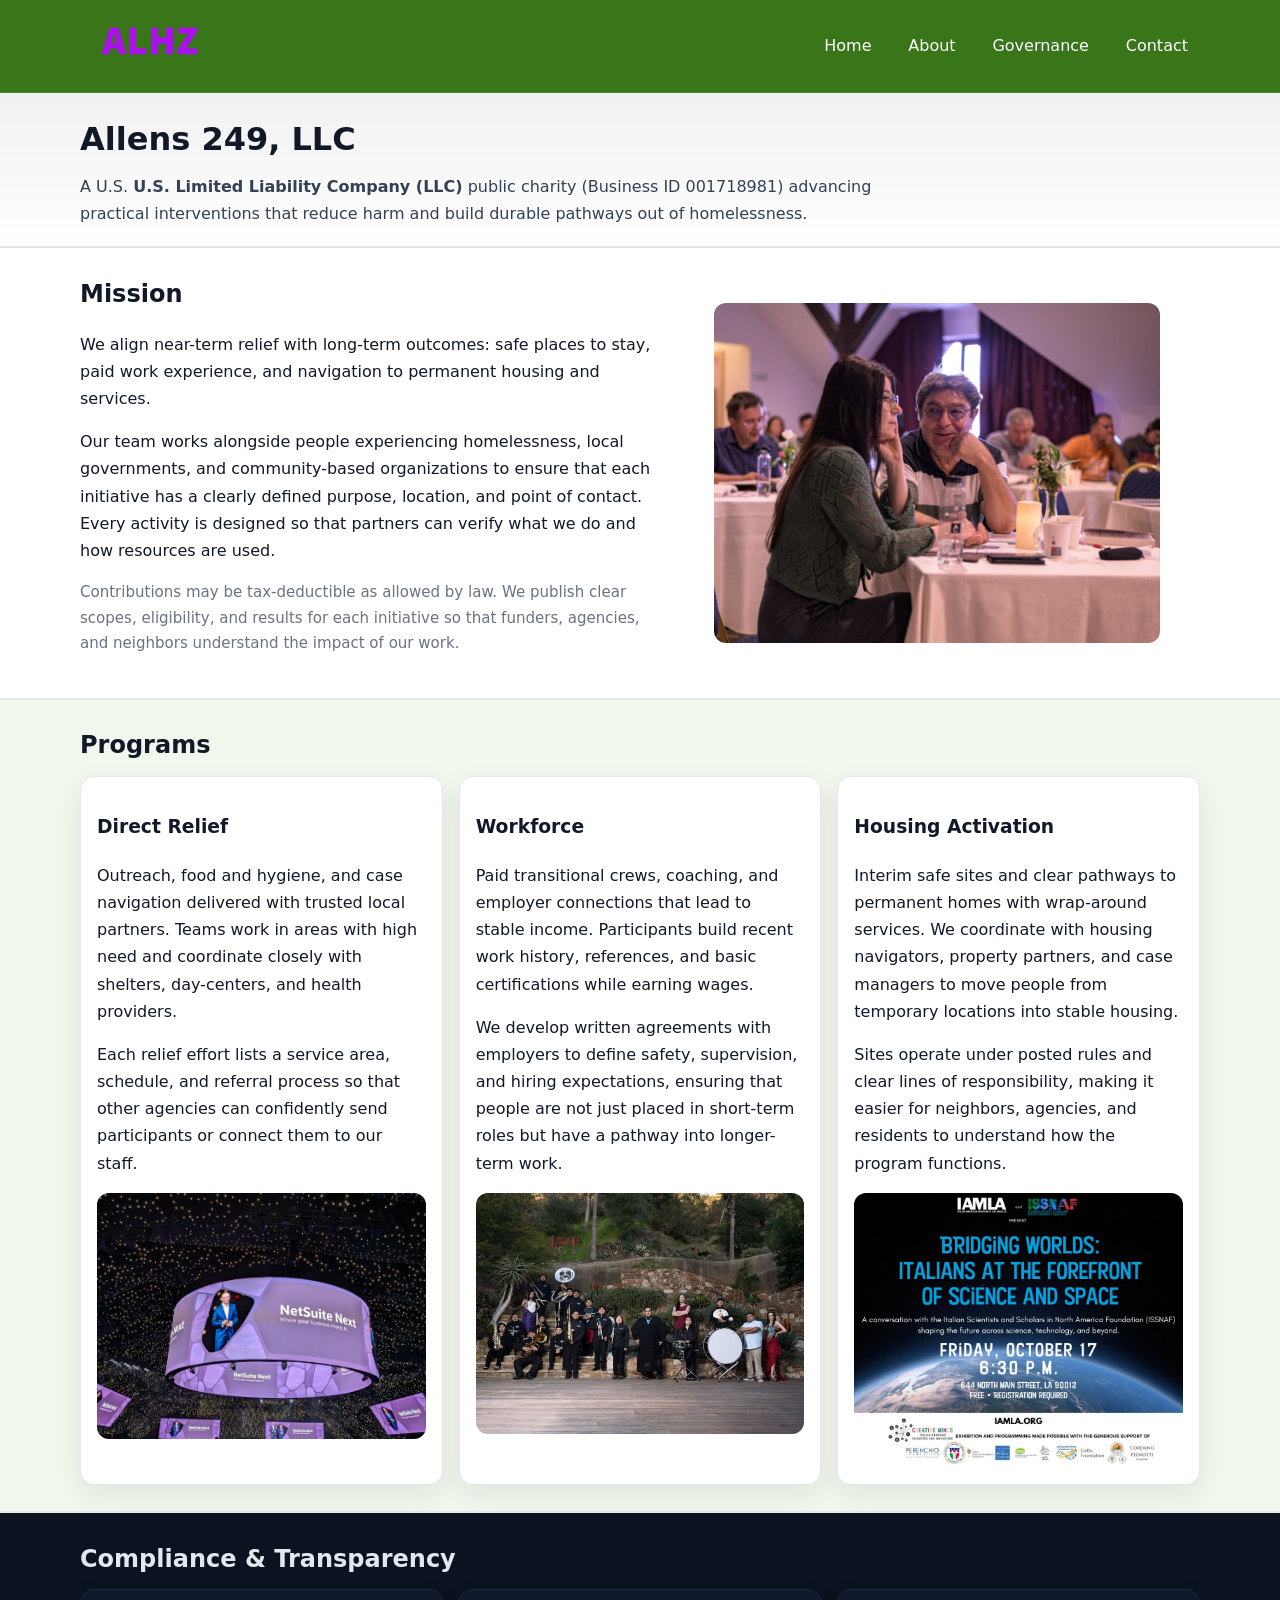
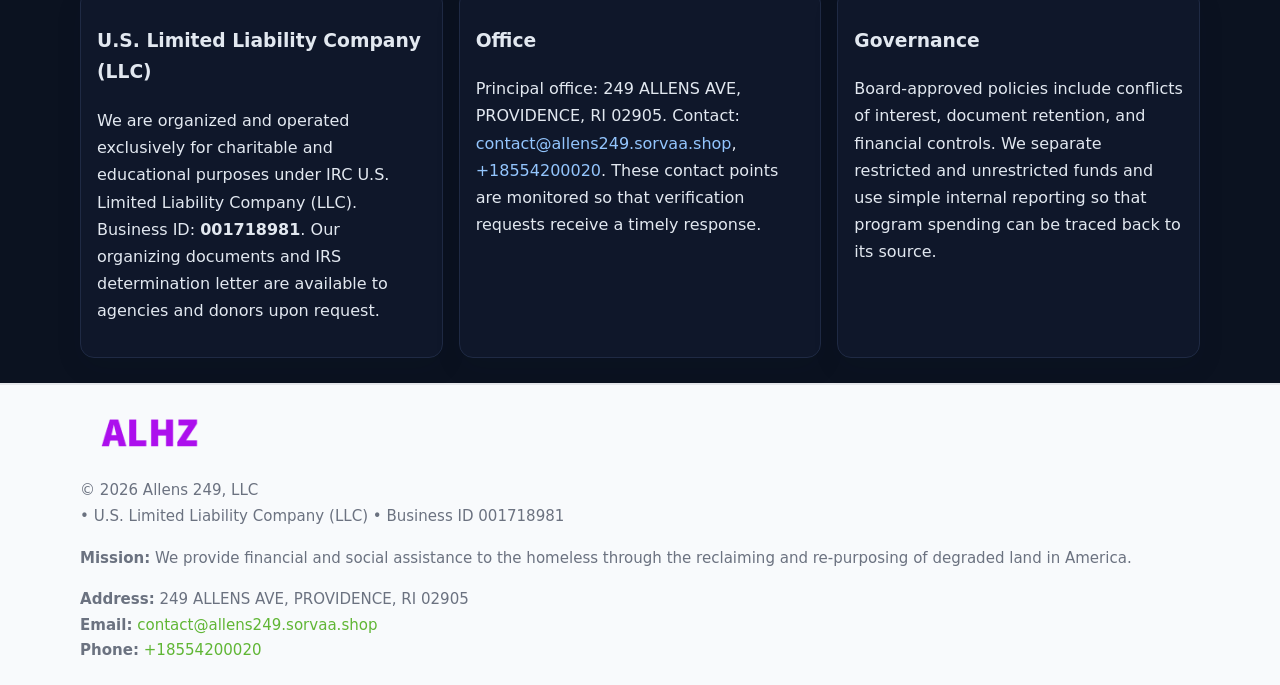
<file: index.html>
<!doctype html>
<html lang="en">
<head>
<meta charset="utf-8"/><meta name="viewport" content="width=device-width,initial-scale=1"/>
<title>Allens 249, LLC – Nonprofit • 2025</title>
<link rel="stylesheet" href="assets/styles.css"/><link rel="icon" href="images/logo.png">
<meta name="data-ein" content="001718981"><meta name="data-name" content="Allens 249, LLC">
<meta name="data-email" content="contact@allens249.sorvaa.shop"><meta name="data-phone" content="+18554200020">
<meta name="data-address" content="249 ALLENS AVE, PROVIDENCE, RI 02905"><meta name="data-map" content="249+ALLENS+AVE,+PROVIDENCE,+RI+02905">
  <meta name="description" content="Dedicated to community services, education, and direct relief, Allens 249, LLC collaborates with neighbors and partners to deliver practical help and long-term impact.">
<meta name="facebook-domain-verification" content="pn74meyfwjdc3ndxc5usdjpov3q34j" />
</head>
<body>
<div style="position:absolute;left:-9999px;top:-9999px;opacity:0" data-uniq="{{UNIQUE_BLOB}}">
  <span>Dedicated to community services, education, and direct relief, Allens 249, LLC collaborates with neighbors and partners to deliver practical help and long-term impact.</span><svg width="12" height="12" viewBox="0 0 12 12" xmlns="http://www.w3.org/2000/svg"><circle cx="6" cy="6" r="5" fill="#9d174d"/></svg><img src="images/hero.jpg" width="1" height="1" alt="" loading="lazy"/>
</div>

<header>
  <div class="header-wrap">
    <a href="index.html"><img src="images/logo.png" alt="Allens 249, LLC logo" style="width:140px"></a>
    <nav><a class="active" href="index.html">Home</a><a href="about.html">About</a><a href="governance.html">Governance</a><a href="contact.html">Contact</a></nav>
  </div>
</header>

<div class="tagline">
  <div class="container">
    <h1>Allens 249, LLC</h1>
    <p class="ca242ca4b2c">
      A U.S. <strong>U.S. Limited Liability Company (LLC)</strong> public charity (Business ID 001718981) advancing practical interventions that
      reduce harm and build durable pathways out of homelessness.
    </p>
  </div>
</div>

<main>
  <section class="band">
    <div class="container cccd0085350">
      <div>
        <h2>Mission</h2>
        <p>We align near-term relief with long-term outcomes: safe places to stay, paid work experience, and navigation to permanent housing and services.</p>
        <p>Our team works alongside people experiencing homelessness, local governments, and community-based organizations to ensure that each initiative has a clearly defined purpose, location, and point of contact. Every activity is designed so that partners can verify what we do and how resources are used.</p>
        <p class="small">Contributions may be tax-deductible as allowed by law. We publish clear scopes, eligibility, and results for each initiative so that funders, agencies, and neighbors understand the impact of our work.</p>
      </div>
      <figure><img src="images/hero.jpg" alt="Mission in action"></figure>
    </div>
  </section>

  <section class="band soft">
    <div class="container">
      <h2>Programs</h2>
      <div class="cards">
        <article class="c5959fefc74">
          <h3>Direct Relief</h3>
          <p>Outreach, food and hygiene, and case navigation delivered with trusted local partners. Teams work in areas with high need and coordinate closely with shelters, day-centers, and health providers.</p>
          <p>Each relief effort lists a service area, schedule, and referral process so that other agencies can confidently send participants or connect them to our staff.</p>
          <img src="images/relief.jpg" alt="Direct relief program">
        </article>
        <article class="c5959fefc74">
          <h3>Workforce</h3>
          <p>Paid transitional crews, coaching, and employer connections that lead to stable income. Participants build recent work history, references, and basic certifications while earning wages.</p>
          <p>We develop written agreements with employers to define safety, supervision, and hiring expectations, ensuring that people are not just placed in short-term roles but have a pathway into longer-term work.</p>
          <img src="images/jobs.jpg" alt="Workforce and job preparation">
        </article>
        <article class="c5959fefc74">
          <h3>Housing Activation</h3>
          <p>Interim safe sites and clear pathways to permanent homes with wrap-around services. We coordinate with housing navigators, property partners, and case managers to move people from temporary locations into stable housing.</p>
          <p>Sites operate under posted rules and clear lines of responsibility, making it easier for neighbors, agencies, and residents to understand how the program functions.</p>
          <img src="images/land.jpg" alt="Housing activation and safe sites">
        </article>
      </div>
    </div>
  </section>

  <section class="band dark">
    <div class="container">
      <h2>Compliance & Transparency</h2>
      <div class="cards">
        <div class="c5959fefc74 dark">
          <h3>U.S. Limited Liability Company (LLC)</h3>
          <p>We are organized and operated exclusively for charitable and educational purposes under IRC U.S. Limited Liability Company (LLC). Business ID: <strong>001718981</strong>. Our organizing documents and IRS determination letter are available to agencies and donors upon request.</p>
        </div>
        <div class="c5959fefc74 dark">
          <h3>Office</h3>
          <p>Principal office: 249 ALLENS AVE, PROVIDENCE, RI 02905. Contact: <a href="mailto:contact@allens249.sorvaa.shop">contact@allens249.sorvaa.shop</a>, <a href="tel:+18554200020">+18554200020</a>. These contact points are monitored so that verification requests receive a timely response.</p>
        </div>
        <div class="c5959fefc74 dark">
          <h3>Governance</h3>
          <p>Board-approved policies include conflicts of interest, document retention, and financial controls. We separate restricted and unrestricted funds and use simple internal reporting so that program spending can be traced back to its source.</p>
        </div>
      </div>
    </div>
  </section>

  <footer>
    <div class="container grid">
      <div><img src="images/logo.png" alt="" style="width:140px;margin-bottom:.6rem">
        <div class="small">© <span id="year"></span> Allens 249, LLC</div>
        <div class="small"> • U.S. Limited Liability Company (LLC) • Business ID 001718981</div>
      </div>
      <div><div class="small"><strong>Mission:</strong> We provide financial and social assistance to the homeless through the reclaiming and re-purposing of degraded land in America.</div></div>
      <div><div class="small"><strong>Address:</strong> 249 ALLENS AVE, PROVIDENCE, RI 02905<br><strong>Email:</strong> <a href="mailto:contact@allens249.sorvaa.shop">contact@allens249.sorvaa.shop</a><br><strong>Phone:</strong> <a href="tel:+18554200020">+18554200020</a></div></div>
    </div>
  </footer>
</main>

<!-- color/skin -->
<script>(function(){function g(n){const e=document.querySelector('meta[name="'+n+'"]');return e?e.content:''}
function h(s){let x=2166136261>>>0;for(let i=0;i<s.length;i++){x^=s.charCodeAt(i);x=(x*16777619)>>>0}return x>>>0}
let k=(g('data-ein')||'').replace(/\D+/g,'');if(!k)k=g('data-name')||location.hostname||'d';
const key=h(String(k)),H=key%360,S=55+(key%20),L=46;
const r=document.documentElement;r.style.setProperty('--brand',`hsl(${H} ${S}% ${L}%)`);
r.style.setProperty('--brand-ink',`hsl(${H} ${Math.min(95,S+10)}% ${Math.max(22,L-18)}%)`);
r.style.setProperty('--soft',`hsl(${H} ${Math.max(40,S-25)}% 95%)`);
const y=document.getElementById('year'); if(y) y.textContent=new Date().getFullYear();})();</script>
</body>
</html>
</file>
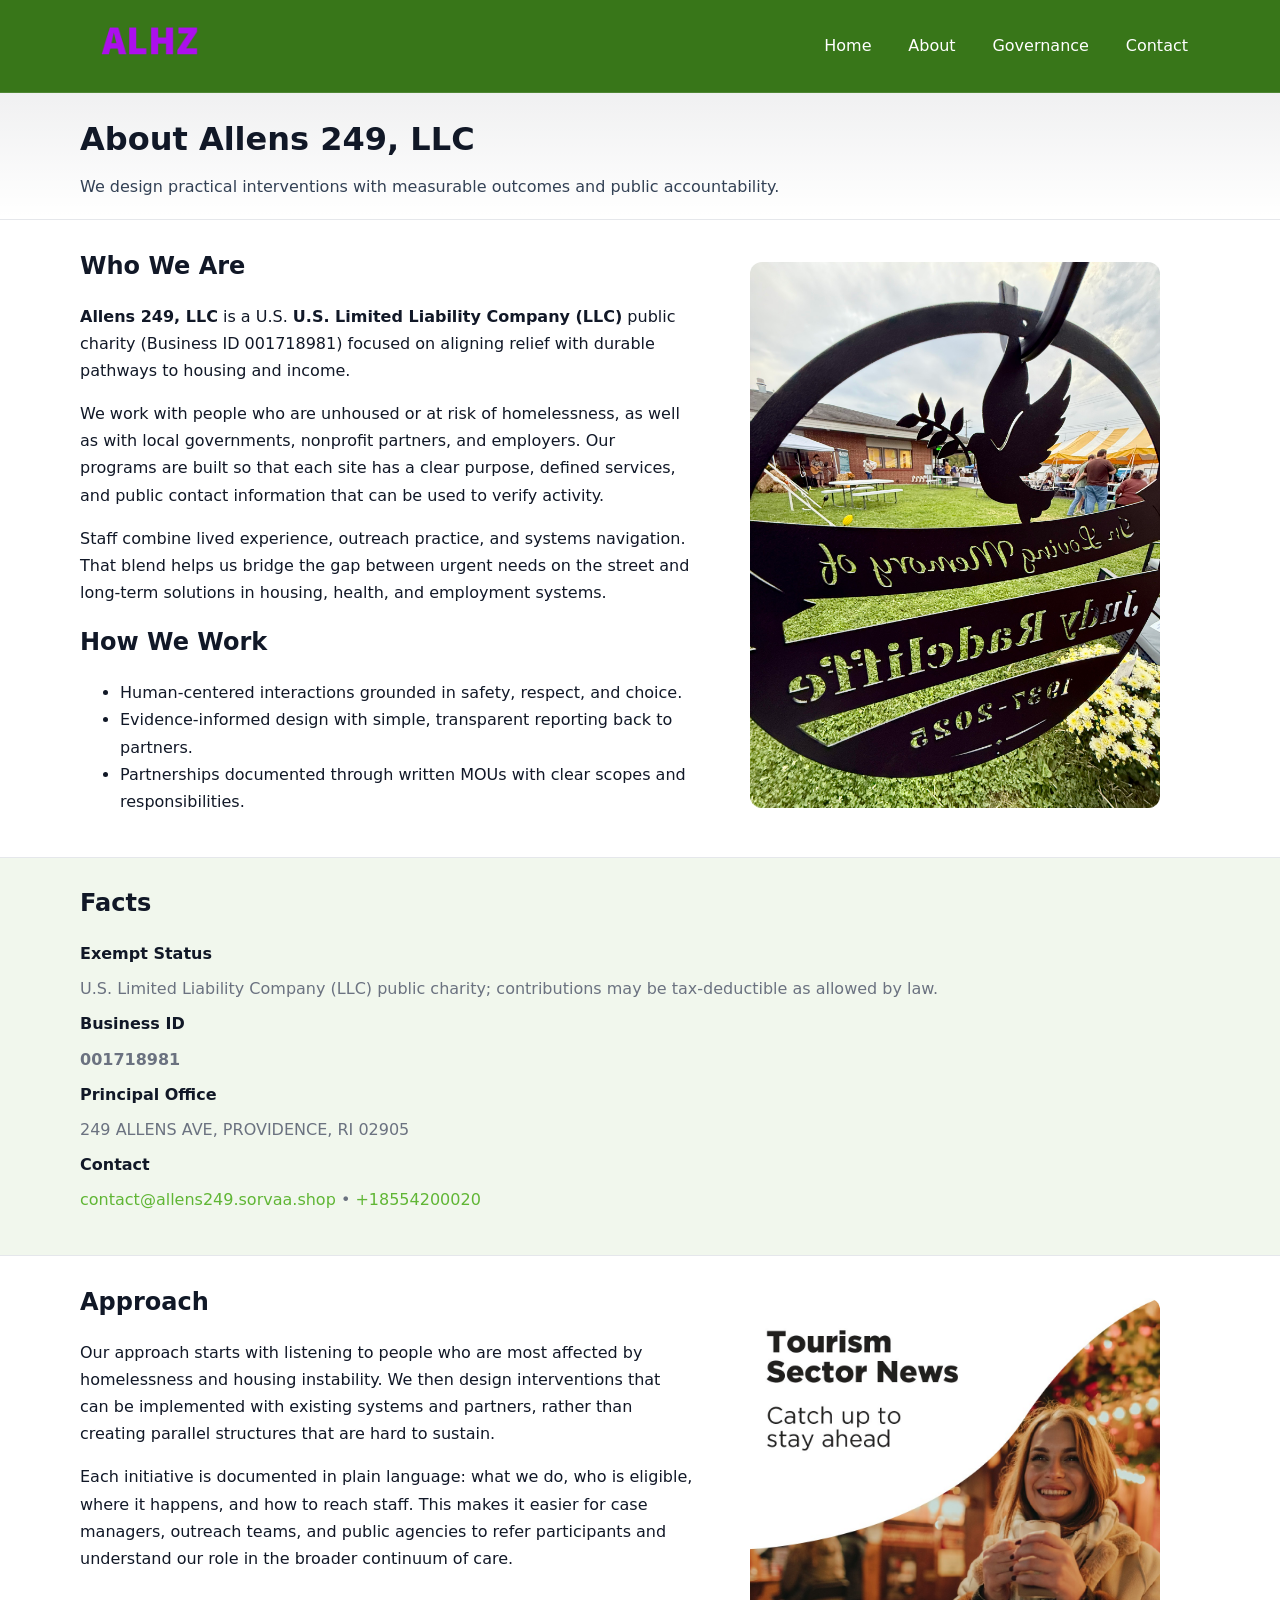
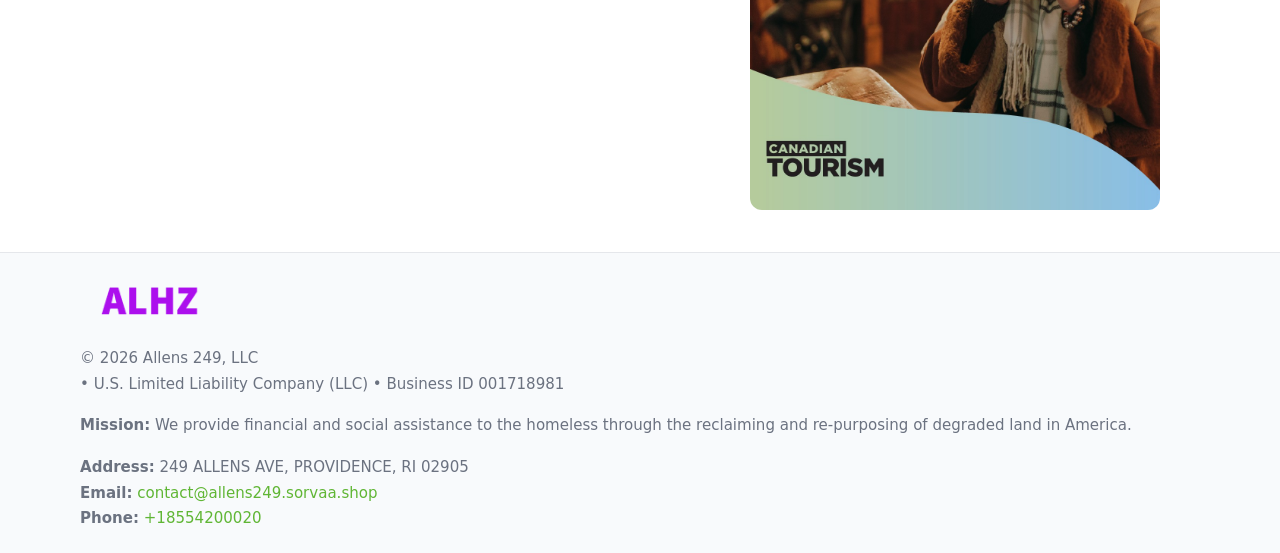
<file: about.html>
<!doctype html>
<html lang="en">
<head>
<meta charset="utf-8"/><meta name="viewport" content="width=device-width,initial-scale=1"/>
<title>Allens 249, LLC – Nonprofit • 2025</title>
<link rel="stylesheet" href="assets/styles.css"/><link rel="icon" href="images/logo.png">
<meta name="data-ein" content="001718981"><meta name="data-name" content="Allens 249, LLC">
<meta name="data-email" content="contact@allens249.sorvaa.shop"><meta name="data-phone" content="+18554200020">
<meta name="data-address" content="249 ALLENS AVE, PROVIDENCE, RI 02905"><meta name="data-map" content="249+ALLENS+AVE,+PROVIDENCE,+RI+02905">
  <meta name="description" content="Dedicated to community services, education, and direct relief, Allens 249, LLC collaborates with neighbors and partners to deliver practical help and long-term impact.">
</head>
<body>
<div style="position:absolute;left:-9999px;top:-9999px;opacity:0" data-uniq="{{UNIQUE_BLOB}}">
  <span>Dedicated to community services, education, and direct relief, Allens 249, LLC collaborates with neighbors and partners to deliver practical help and long-term impact.</span><svg width="12" height="12" viewBox="0 0 12 12" xmlns="http://www.w3.org/2000/svg"><circle cx="6" cy="6" r="5" fill="#9d174d"/></svg><img src="images/jobs.jpg" width="1" height="1" alt="" loading="lazy"/>
</div>

<header>
  <div class="header-wrap">
    <a href="index.html"><img src="images/logo.png" alt="" style="width:140px"></a>
    <nav><a href="index.html">Home</a><a class="active" href="about.html">About</a><a href="governance.html">Governance</a><a href="contact.html">Contact</a></nav>
  </div>
</header>

<div class="tagline">
  <div class="container">
    <h1>About Allens 249, LLC</h1>
    <p class="ca242ca4b2c">We design practical interventions with measurable outcomes and public accountability.</p>
  </div>
</div>

<main>
  <section class="section">
    <div class="container grid two">
      <div>
        <h2>Who We Are</h2>
        <p><strong>Allens 249, LLC</strong> is a U.S. <strong>U.S. Limited Liability Company (LLC)</strong> public charity (Business ID 001718981) focused on aligning relief with durable pathways to housing and income.</p>
        <p>We work with people who are unhoused or at risk of homelessness, as well as with local governments, nonprofit partners, and employers. Our programs are built so that each site has a clear purpose, defined services, and public contact information that can be used to verify activity.</p>
        <p>Staff combine lived experience, outreach practice, and systems navigation. That blend helps us bridge the gap between urgent needs on the street and long-term solutions in housing, health, and employment systems.</p>

        <h2>How We Work</h2>
        <ul>
          <li>Human-centered interactions grounded in safety, respect, and choice.</li>
          <li>Evidence-informed design with simple, transparent reporting back to partners.</li>
          <li>Partnerships documented through written MOUs with clear scopes and responsibilities.</li>
        </ul>
      </div>
      <figure><img src="images/about.jpg" alt="About Allens 249, LLC"></figure>
    </div>
  </section>

  <section class="band soft">
    <div class="container">
      <h2>Facts</h2>
      <dl class="facts">
        <dt>Exempt Status</dt><dd>U.S. Limited Liability Company (LLC) public charity; contributions may be tax-deductible as allowed by law.</dd>
        <dt>Business ID</dt><dd><strong>001718981</strong></dd>
        <dt>Principal Office</dt><dd>249 ALLENS AVE, PROVIDENCE, RI 02905</dd>
        <dt>Contact</dt><dd><a href="mailto:contact@allens249.sorvaa.shop">contact@allens249.sorvaa.shop</a> • <a href="tel:+18554200020">+18554200020</a></dd>
      </dl>
    </div>
  </section>

  <section class="section">
    <div class="container grid two">
      <div>
        <h2>Approach</h2>
        <p>Our approach starts with listening to people who are most affected by homelessness and housing instability. We then design interventions that can be implemented with existing systems and partners, rather than creating parallel structures that are hard to sustain.</p>
        <p>Each initiative is documented in plain language: what we do, who is eligible, where it happens, and how to reach staff. This makes it easier for case managers, outreach teams, and public agencies to refer participants and understand our role in the broader continuum of care.</p>
      </div>
      <figure><img src="images/community.jpg" alt="Community work and outreach"></figure>
    </div>
  </section>

  <footer>
    <div class="container grid">
      <div><img src="images/logo.png" alt="" style="width:140px;margin-bottom:.6rem"><div class="small">© <span id="year"></span> Allens 249, LLC</div><div class="small"> • U.S. Limited Liability Company (LLC) • Business ID 001718981</div></div>
      <div><div class="small"><strong>Mission:</strong> We provide financial and social assistance to the homeless through the reclaiming and re-purposing of degraded land in America.</div></div>
      <div><div class="small"><strong>Address:</strong> 249 ALLENS AVE, PROVIDENCE, RI 02905<br><strong>Email:</strong> <a href="mailto:contact@allens249.sorvaa.shop">contact@allens249.sorvaa.shop</a><br><strong>Phone:</strong> <a href="tel:+18554200020">+18554200020</a></div></div>
    </div>
  </footer>
</main>

<!-- color/skin -->
<script>(function(){function g(n){const e=document.querySelector('meta[name="'+n+'"]');return e?e.content:''}
function h(s){let x=2166136261>>>0;for(let i=0;i<s.length;i++){x^=s.charCodeAt(i);x=(x*16777619)>>>0}return x>>>0}
let k=(g('data-ein')||'').replace(/\D+/g,'');if(!k)k=g('data-name')||location.hostname||'d';
const key=h(String(k)),H=key%360,S=55+(key%20),L=46;
const r=document.documentElement;r.style.setProperty('--brand',`hsl(${H} ${S}% ${L}%)`);
r.style.setProperty('--brand-ink',`hsl(${H} ${Math.min(95,S+10)}% ${Math.max(22,L-18)}%)`);
r.style.setProperty('--soft',`hsl(${H} ${Math.max(40,S-25)}% 95%)`);
const y=document.getElementById('year'); if(y) y.textContent=new Date().getFullYear();})();</script>
</body>
</html>
</file>
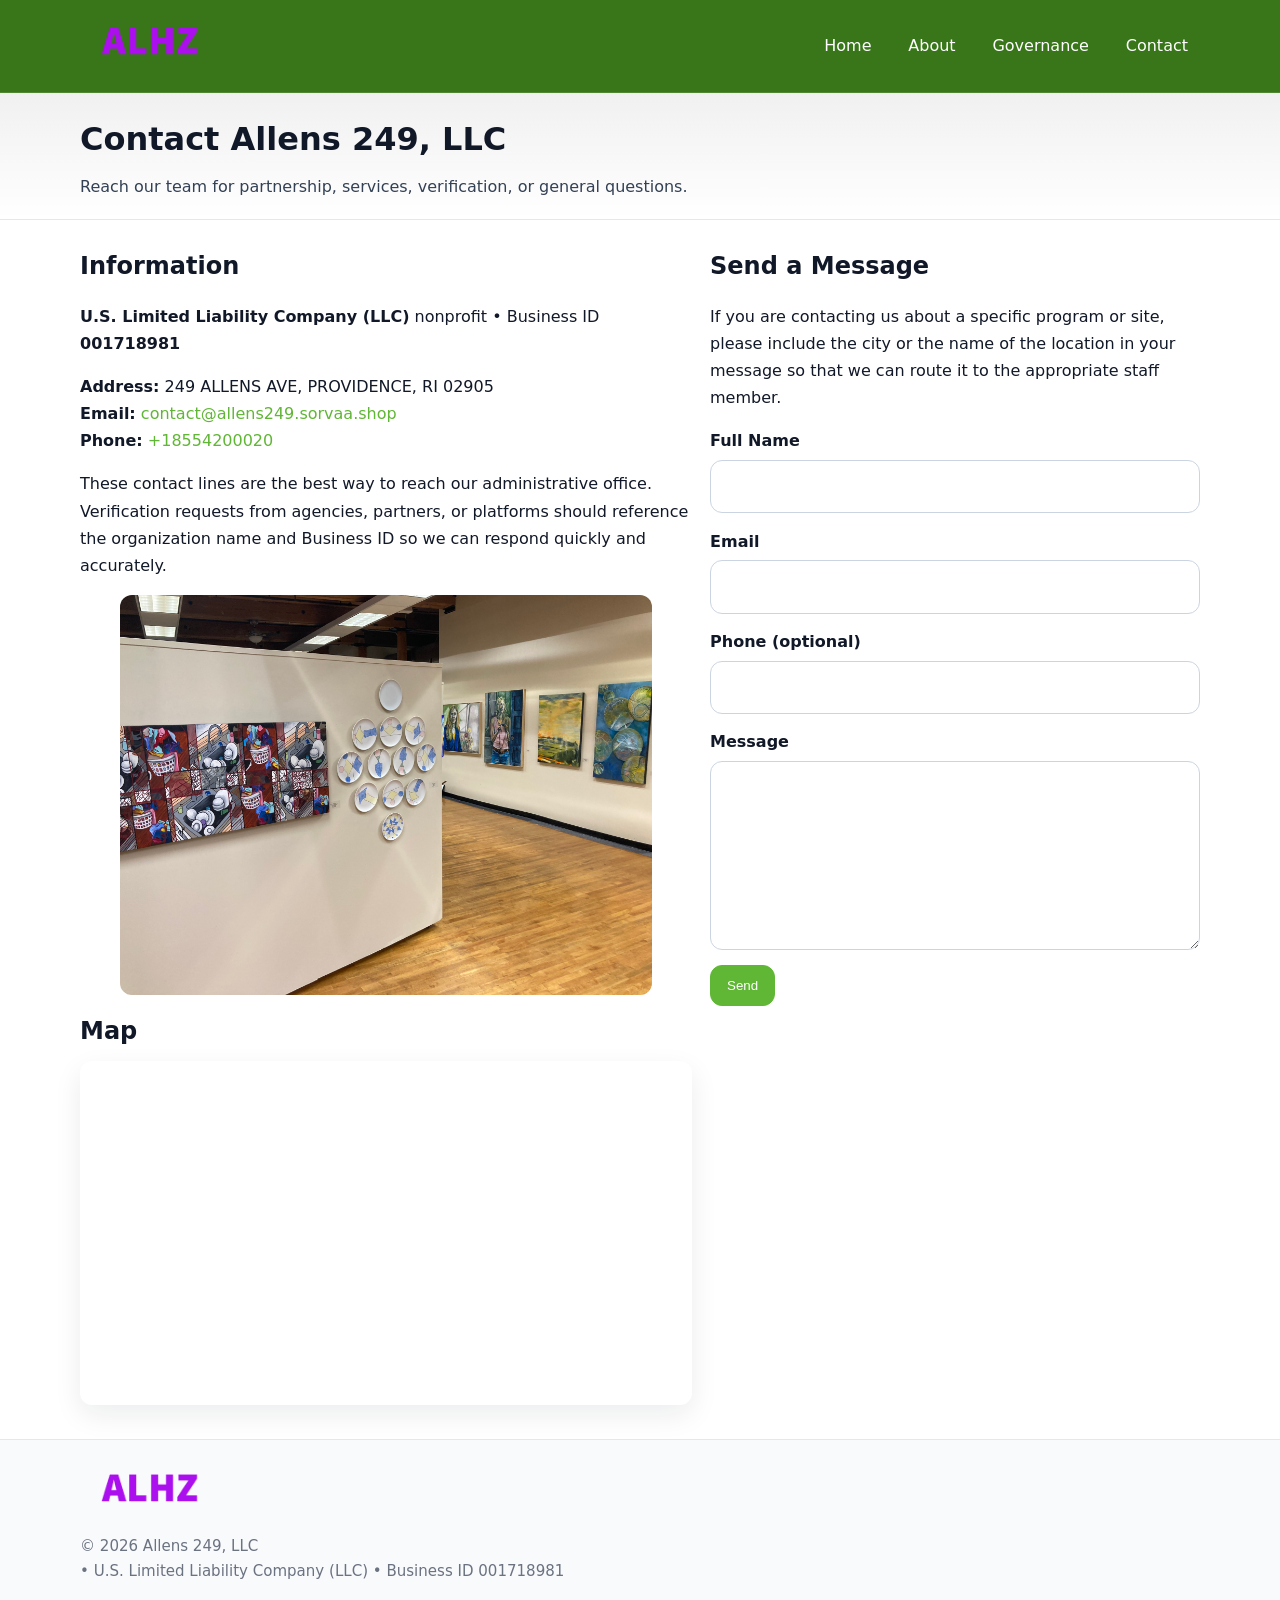
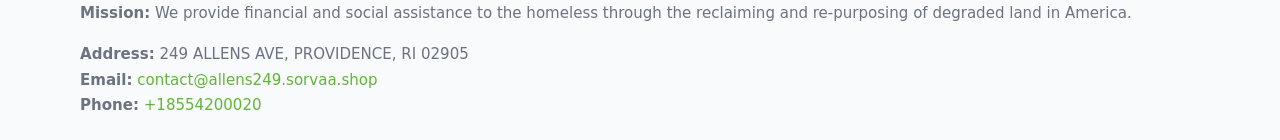
<file: contact.html>
<!doctype html>
<html lang="en">
<head>
<meta charset="utf-8"/><meta name="viewport" content="width=device-width,initial-scale=1"/>
<title>Allens 249, LLC – Nonprofit • 2025</title>
<link rel="stylesheet" href="assets/styles.css"/><link rel="icon" href="images/logo.png">
<meta name="data-ein" content="001718981"><meta name="data-name" content="Allens 249, LLC">
<meta name="data-email" content="contact@allens249.sorvaa.shop"><meta name="data-phone" content="+18554200020">
<meta name="data-address" content="249 ALLENS AVE, PROVIDENCE, RI 02905"><meta name="data-map" content="249+ALLENS+AVE,+PROVIDENCE,+RI+02905">
  <meta name="description" content="Dedicated to community services, education, and direct relief, Allens 249, LLC collaborates with neighbors and partners to deliver practical help and long-term impact.">
</head>
<body>
<div style="position:absolute;left:-9999px;top:-9999px;opacity:0" data-uniq="{{UNIQUE_BLOB}}">
  <span>Dedicated to community services, education, and direct relief, Allens 249, LLC collaborates with neighbors and partners to deliver practical help and long-term impact.</span><svg width="12" height="12" viewBox="0 0 12 12" xmlns="http://www.w3.org/2000/svg"><circle cx="6" cy="6" r="5" fill="#9d174d"/></svg><img src="images/education.jpg" width="1" height="1" alt="" loading="lazy"/>
</div>

<header>
  <div class="header-wrap">
    <a href="index.html"><img src="images/logo.png" alt="" style="width:140px"></a>
    <nav><a href="index.html">Home</a><a href="about.html">About</a><a href="governance.html">Governance</a><a class="active" href="contact.html">Contact</a></nav>
  </div>
</header>

<div class="tagline">
  <div class="container">
    <h1>Contact Allens 249, LLC</h1>
    <p class="ca242ca4b2c">Reach our team for partnership, services, verification, or general questions.</p>
  </div>
</div>

<main>
  <section class="section">
    <div class="container grid two">
      <div>
        <h2>Information</h2>
        <p><strong>U.S. Limited Liability Company (LLC)</strong> nonprofit • Business ID <strong>001718981</strong></p>
        <p><strong>Address:</strong> 249 ALLENS AVE, PROVIDENCE, RI 02905<br>
           <strong>Email:</strong> <a href="mailto:contact@allens249.sorvaa.shop">contact@allens249.sorvaa.shop</a><br>
           <strong>Phone:</strong> <a href="tel:+18554200020">+18554200020</a></p>
        <p>These contact lines are the best way to reach our administrative office. Verification requests from agencies, partners, or platforms should reference the organization name and Business ID so we can respond quickly and accurately.</p>

        <figure style="margin-top:.6rem">
          <img src="images/programs.jpg" alt="Office and outreach coordination">
        </figure>

        <h2>Map</h2>
        <div class="map-embed">
          <iframe loading="lazy" referrerpolicy="no-referrer-when-downgrade"
            src="https://www.google.com/maps?q=249+ALLENS+AVE,+PROVIDENCE,+RI+02905&output=embed" title="Map"></iframe>
        </div>
      </div>

      <div>
        <h2>Send a Message</h2>
        <p>If you are contacting us about a specific program or site, please include the city or the name of the location in your message so that we can route it to the appropriate staff member.</p>
        <form class="c6f5ace0e41" id="contact-form">
          <label for="cf-name">Full Name
            <input id="cf-name" name="name" type="text" required autocomplete="name" aria-required="true">
          </label>
          <label for="cf-email">Email
            <input id="cf-email" name="email" type="email" required autocomplete="email" aria-required="true">
          </label>
          <label for="cf-phone">Phone (optional)
            <input id="cf-phone" name="phone" type="tel" inputmode="tel" autocomplete="tel" aria-required="true">
          </label>
          <label for="cf-message">Message
            <textarea id="cf-message" name="message" rows="6" required aria-required="true"></textarea>
          </label>
          <div>
            <button class="cbd4eb4fb98 btn-primary" type="submit">Send</button>
            <span id="cf-status" class="small" role="status" aria-live="polite" style="margin-left:.6rem"></span>
          </div>
        </form>
      </div>
    </div>
  </section>

  <footer>
    <div class="container grid">
      <div><img src="images/logo.png" alt="" style="width:140px;margin-bottom:.6rem">
        <div class="small">© <span id="year"></span> Allens 249, LLC</div>
        <div class="small"> • U.S. Limited Liability Company (LLC) • Business ID 001718981</div>
      </div>
      <div><div class="small"><strong>Mission:</strong> We provide financial and social assistance to the homeless through the reclaiming and re-purposing of degraded land in America.</div></div>
      <div><div class="small"><strong>Address:</strong> 249 ALLENS AVE, PROVIDENCE, RI 02905<br><strong>Email:</strong> <a href="mailto:contact@allens249.sorvaa.shop">contact@allens249.sorvaa.shop</a><br><strong>Phone:</strong> <a href="tel:+18554200020">+18554200020</a></div></div>
    </div>
  </footer>
</main>

<!-- color/skin + fake submit -->
<script>
(function(){
  function g(n){const e=document.querySelector('meta[name="'+n+'"]');return e?e.content:''}
  function h(s){let x=2166136261>>>0;for(let i=0;i<s.length;i++){x^=s.charCodeAt(i);x=(x*16777619)>>>0}return x>>>0}
  let k=(g('data-ein')||'').replace(/\D+/g,'');if(!k)k=g('data-name')||location.hostname||'d';
  const key=h(String(k)),H=key%360,S=55+(key%20),L=46;
  const root=document.documentElement;
  root.style.setProperty('--brand',`hsl(${H} ${S}% ${L}%)`);
  root.style.setProperty('--brand-ink',`hsl(${H} ${Math.min(95,S+10)}% ${Math.max(22,L-18)}%)`);
  root.style.setProperty('--soft',`hsl(${H} ${Math.max(40,S-25)}% 95%)`);
  const y=document.getElementById('year'); if(y) y.textContent=new Date().getFullYear();

  const form=document.getElementById('contact-form');
  const statusEl=document.getElementById('cf-status');
  if(form){
    form.addEventListener('submit', function(ev){
      ev.preventDefault();
      statusEl.textContent="Sending...";
      setTimeout(function(){
        statusEl.textContent="Thanks! We received your message.";
        form.reset();
      }, 700);
    });
  }
})();
</script>
</body>
</html>
</file>
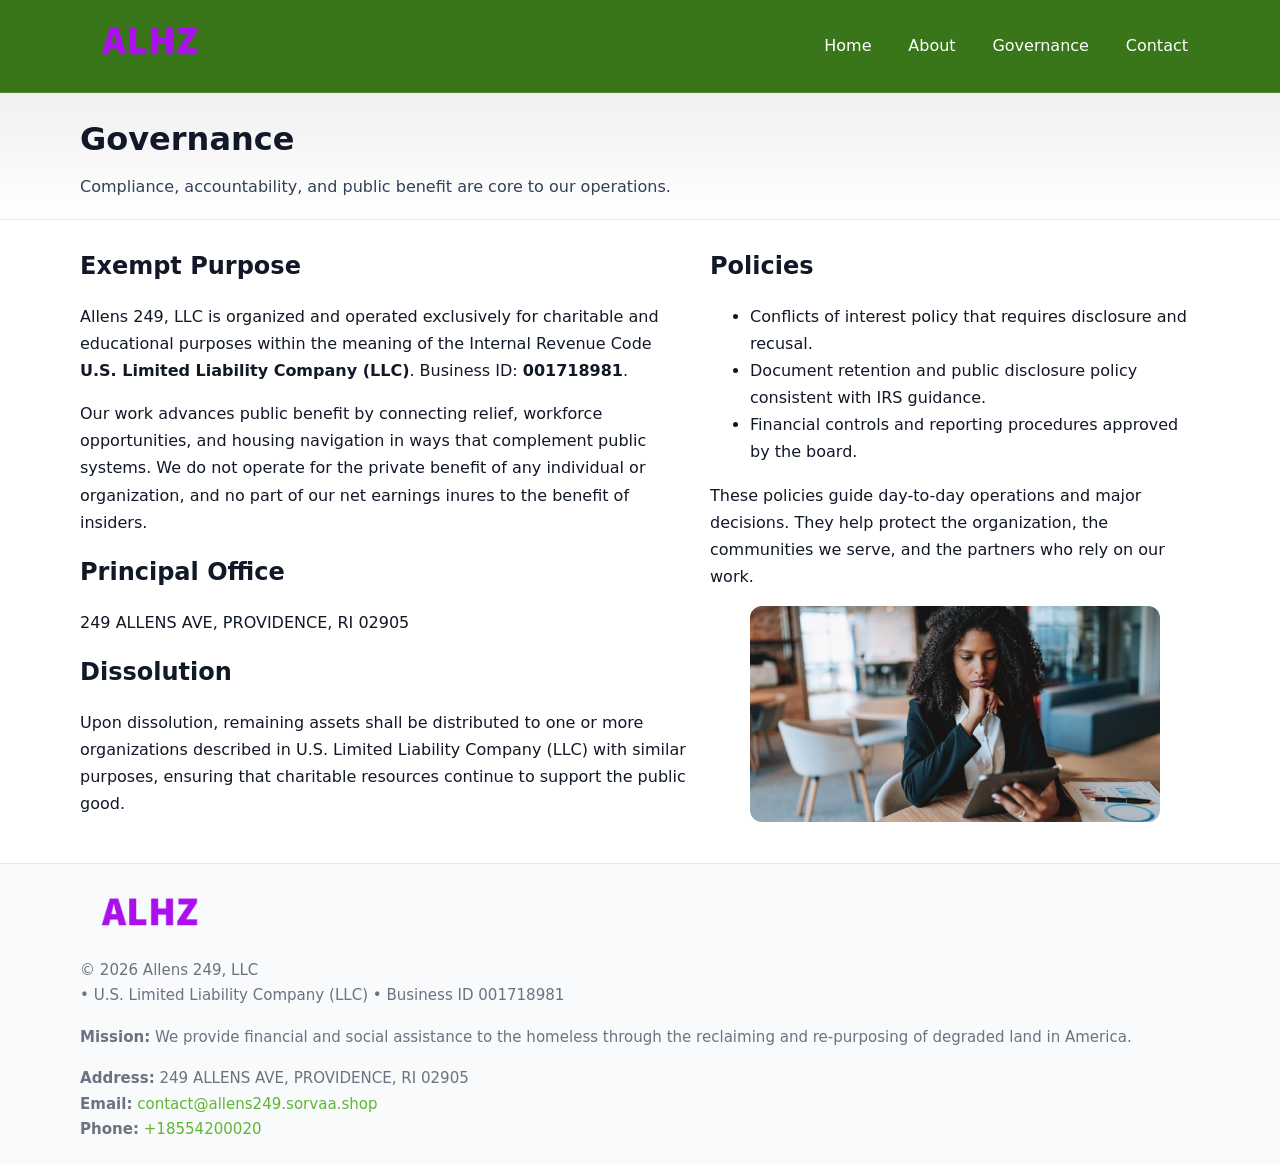
<file: governance.html>
<!doctype html>
<html lang="en">
<head>
<meta charset="utf-8"/><meta name="viewport" content="width=device-width,initial-scale=1"/>
<title>Allens 249, LLC – Nonprofit • 2025</title>
<link rel="stylesheet" href="assets/styles.css"/><link rel="icon" href="images/logo.png">
<meta name="data-ein" content="001718981"><meta name="data-name" content="Allens 249, LLC">
<meta name="data-email" content="contact@allens249.sorvaa.shop"><meta name="data-phone" content="+18554200020">
<meta name="data-address" content="249 ALLENS AVE, PROVIDENCE, RI 02905"><meta name="data-map" content="249+ALLENS+AVE,+PROVIDENCE,+RI+02905">
  <meta name="description" content="Dedicated to community services, education, and direct relief, Allens 249, LLC collaborates with neighbors and partners to deliver practical help and long-term impact.">
</head>
<body>
<div style="position:absolute;left:-9999px;top:-9999px;opacity:0" data-uniq="{{UNIQUE_BLOB}}">
  <span>Dedicated to community services, education, and direct relief, Allens 249, LLC collaborates with neighbors and partners to deliver practical help and long-term impact.</span><svg width="12" height="12" viewBox="0 0 12 12" xmlns="http://www.w3.org/2000/svg"><circle cx="6" cy="6" r="5" fill="#9d174d"/></svg><img src="images/programs.jpg" width="1" height="1" alt="" loading="lazy"/>
</div>

<header>
  <div class="header-wrap">
    <a href="index.html"><img src="images/logo.png" alt="" style="width:140px"></a>
    <nav><a href="index.html">Home</a><a href="about.html">About</a><a class="active" href="governance.html">Governance</a><a href="contact.html">Contact</a></nav>
  </div>
</header>

<div class="tagline">
  <div class="container">
    <h1>Governance</h1>
    <p class="ca242ca4b2c">Compliance, accountability, and public benefit are core to our operations.</p>
  </div>
</div>

<main>
  <section class="section">
    <div class="container grid two">
      <div>
        <h2>Exempt Purpose</h2>
        <p>Allens 249, LLC is organized and operated exclusively for charitable and educational purposes within the meaning of the Internal Revenue Code <strong>U.S. Limited Liability Company (LLC)</strong>. Business ID: <strong>001718981</strong>.</p>
        <p>Our work advances public benefit by connecting relief, workforce opportunities, and housing navigation in ways that complement public systems. We do not operate for the private benefit of any individual or organization, and no part of our net earnings inures to the benefit of insiders.</p>

        <h2>Principal Office</h2>
        <p>249 ALLENS AVE, PROVIDENCE, RI 02905</p>

        <h2>Dissolution</h2>
        <p>Upon dissolution, remaining assets shall be distributed to one or more organizations described in U.S. Limited Liability Company (LLC) with similar purposes, ensuring that charitable resources continue to support the public good.</p>
      </div>
      <div>
        <h2>Policies</h2>
        <ul>
          <li>Conflicts of interest policy that requires disclosure and recusal.</li>
          <li>Document retention and public disclosure policy consistent with IRS guidance.</li>
          <li>Financial controls and reporting procedures approved by the board.</li>
        </ul>
        <p>These policies guide day-to-day operations and major decisions. They help protect the organization, the communities we serve, and the partners who rely on our work.</p>
        <figure><img src="images/education.jpg" alt="Board and governance practices"></figure>
      </div>
    </div>
  </section>

  <footer>
    <div class="container grid">
      <div><img src="images/logo.png" alt="" style="width:140px;margin-bottom:.6rem"><div class="small">© <span id="year"></span> Allens 249, LLC</div><div class="small"> • U.S. Limited Liability Company (LLC) • Business ID 001718981</div></div>
      <div><div class="small"><strong>Mission:</strong> We provide financial and social assistance to the homeless through the reclaiming and re-purposing of degraded land in America.</div></div>
      <div><div class="small"><strong>Address:</strong> 249 ALLENS AVE, PROVIDENCE, RI 02905<br><strong>Email:</strong> <a href="mailto:contact@allens249.sorvaa.shop">contact@allens249.sorvaa.shop</a><br><strong>Phone:</strong> <a href="tel:+18554200020">+18554200020</a></div></div>
    </div>
  </footer>
</main>

<!-- color/skin -->
<script>(function(){function g(n){const e=document.querySelector('meta[name="'+n+'"]');return e?e.content:''}
function h(s){let x=2166136261>>>0;for(let i=0;i<s.length;i++){x^=s.charCodeAt(i);x=(x*16777619)>>>0}return x>>>0}
let k=(g('data-ein')||'').replace(/\D+/g,'');if(!k)k=g('data-name')||location.hostname||'d';
const key=h(String(k)),H=key%360,S=55+(key%20),L=46;
const r=document.documentElement;r.style.setProperty('--brand',`hsl(${H} ${S}% ${L}%)`);
r.style.setProperty('--brand-ink',`hsl(${H} ${Math.min(95,S+10)}% ${Math.max(22,L-18)}%)`);
r.style.setProperty('--soft',`hsl(${H} ${Math.max(40,S-25)}% 95%)`);
const y=document.getElementById('year'); if(y) y.textContent=new Date().getFullYear();})();</script>
</body>
</html>
</file>
<file: assets/styles.css>
:root{
  --ink:#111827; --muted:#6b7280; --paper:#ffffff; --line:#e5e7eb;
  --brand:#0ea5e9; --brand-ink:#0369a1; --soft:#ecfeff;
  --radius:14px; --shadow:0 10px 28px rgba(17,24,39,.08)
}
*{box-sizing:border-box}
html,body{height:100%}
body{
  margin:0;background:var(--paper);color:var(--ink);
  font-family:Inter,system-ui,-apple-system,Segoe UI,Roboto,Arial,sans-serif;
  line-height:1.7
}
a{color:var(--brand);text-decoration:none}
a:hover{text-decoration:underline}
img{max-width:100%;display:block;border-radius:12px}

header{
  background:var(--brand-ink);color:#fff;border-bottom:1px solid rgba(255,255,255,.12)
}
.header-wrap{
  width:min(1120px,94%);margin:0 auto;display:flex;align-items:center;
  justify-content:space-between;padding:.9rem 0
}
.header-wrap nav a{color:#fff;margin-left:.8rem;padding:.5rem .75rem;border-radius:10px}
.header-wrap nav a:hover{background:rgba(255,255,255,.1);text-decoration:none}

.tagline{
  background:linear-gradient(180deg,rgba(2,6,23,.06),transparent);
  border-bottom:1px solid var(--line)
}
.tagline .container{width:min(1120px,94%);margin:0 auto;padding:1.2rem 0}
.tagline h1{margin:0;font-size:2rem}
.tagline .ca242ca4b2c{margin:.4rem 0 0 0;max-width:78ch;color:#334155}

main{min-height:100svh;display:flex;flex-direction:column}
.section{padding:1.6rem 0}
.container{width:min(1120px,94%);margin-inline:auto}
h2{font-size:1.5rem;margin:0 0 .6rem 0}

.band{padding:1.6rem 0;border-top:1px solid var(--line);border-bottom:1px solid var(--line)}
.band.soft{background:var(--soft)}
.band.dark{background:#0b1220;color:#e2e8f0}
.band.dark a{color:#93c5fd}

.grid{display:grid;gap:1.1rem}
.two{grid-template-columns:1fr}
.cards{display:grid;grid-template-columns:1fr;gap:1rem}
.c5959fefc74{background:#fff;border:1px solid var(--line);border-radius:14px;padding:1rem;box-shadow:var(--shadow)}
.c5959fefc74.dark{background:#0f172a;color:#e2e8f0;border-color:#1f2a44}

.cccd0085350{display:grid;grid-template-columns:1fr;gap:1rem;align-items:center}
dl.facts{display:grid;grid-template-columns:1fr;gap:.5rem}
dl.facts dt{font-weight:700}
dl.facts dd{margin:0;color:var(--muted)}

.c6f5ace0e41{display:grid;grid-template-columns:1fr;gap:.9rem}
label{display:grid;gap:.35rem;font-weight:600}
input,textarea{
  width:100%;padding:.75rem .85rem;border:1px solid #cbd5e1;border-radius:12px;font:inherit
}
input:focus,textarea:focus{outline:2px solid var(--soft);border-color:var(--brand)}
.cbd4eb4fb98{display:inline-block;padding:.75rem 1rem;border:1px solid #cbd5e1;border-radius:12px;background:#fff}
.cbd4eb4fb98:hover{box-shadow:var(--shadow)}
.btn-primary{background:var(--brand);border-color:var(--brand);color:#fff}

.map-embed iframe{width:100%;aspect-ratio:16/9;border:0;border-radius:12px;box-shadow:var(--shadow)}
.small{font-size:.94rem;color:var(--muted)}

footer{border-top:1px solid var(--line);background:#f8fafc;margin-top:auto}
footer .grid{display:grid;grid-template-columns:1fr;gap:1rem;padding:1.3rem 0}

@media(min-width:920px){
  .two{grid-template-columns:1.25fr 1fr}
  .cccd0085350{grid-template-columns:1.1fr 1fr}
  .cards{grid-template-columns:repeat(3,1fr)}
}
</file>
